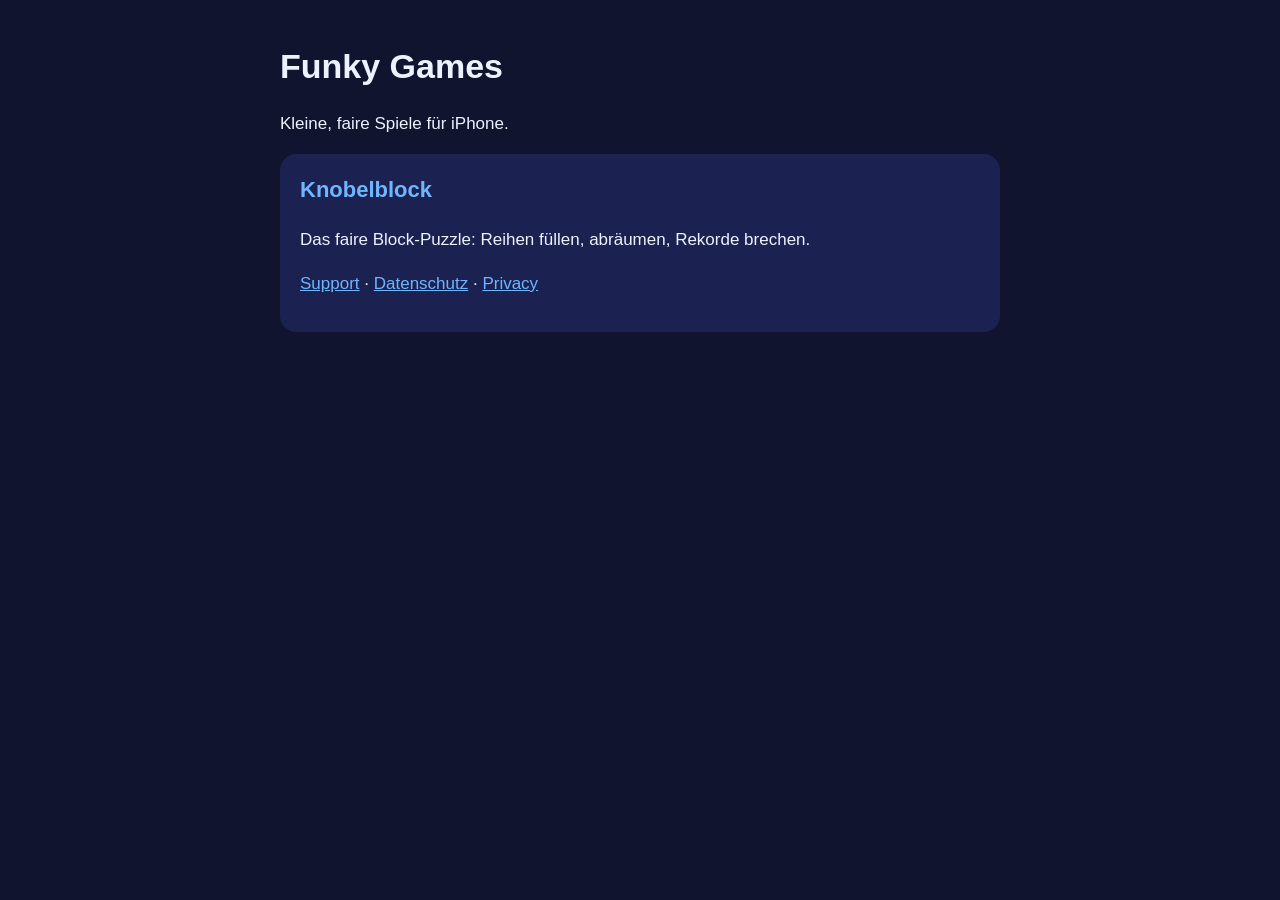
<file: index.html>
<!doctype html><html lang="de"><head><meta charset="utf-8"><meta name="viewport" content="width=device-width,initial-scale=1">
<title>Funky Games</title><link rel="stylesheet" href="style.css"></head><body><main>
<h1>Funky Games</h1><p>Kleine, faire Spiele für iPhone.</p>
<div class="card"><h2 style="margin-top:0">Knobelblock</h2><p>Das faire Block-Puzzle: Reihen füllen, abräumen, Rekorde brechen.</p>
<p><a href="knobelblock/support.html">Support</a> · <a href="knobelblock/datenschutz.html">Datenschutz</a> · <a href="knobelblock/privacy.html">Privacy</a></p></div>
</main></body></html>
</file>
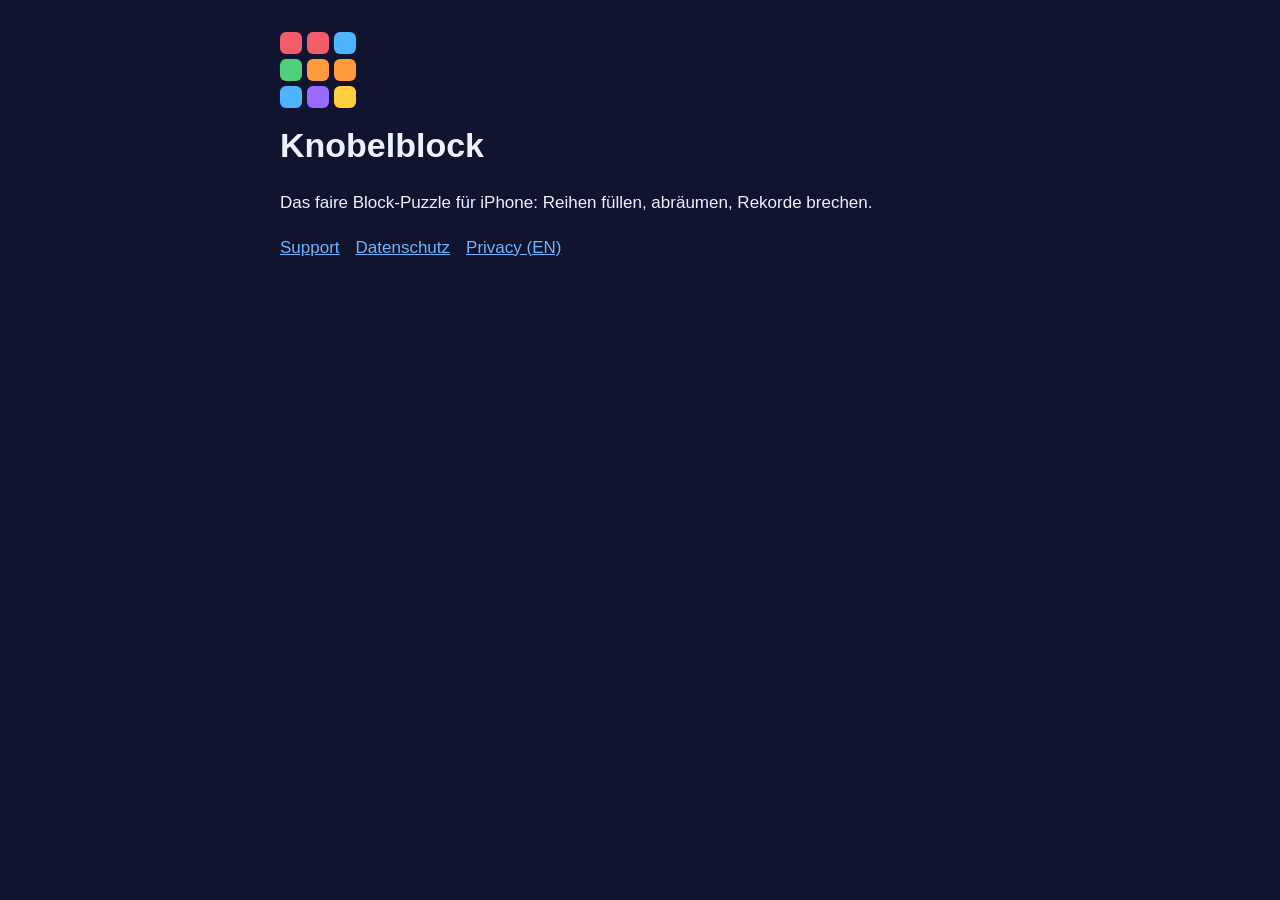
<file: knobelblock/index.html>
<!doctype html><html lang="de"><head><meta charset="utf-8"><meta name="viewport" content="width=device-width,initial-scale=1">
<title>Knobelblock – Block Puzzle</title><link rel="stylesheet" href="style.css"></head><body><main>
<div class="logo"><span style="background:#f25c6b"></span><span style="background:#f25c6b"></span><span style="background:#4fb4ff"></span><span style="background:#4fd07a"></span><span style="background:#ff9a3d"></span><span style="background:#ff9a3d"></span><span style="background:#4fb4ff"></span><span style="background:#9a6bff"></span><span style="background:#ffcf3d"></span></div>
<h1>Knobelblock</h1><p>Das faire Block-Puzzle für iPhone: Reihen füllen, abräumen, Rekorde brechen.</p>
<nav><a href="support.html">Support</a><a href="datenschutz.html">Datenschutz</a><a href="privacy.html">Privacy (EN)</a></nav>
</main></body></html>
</file>
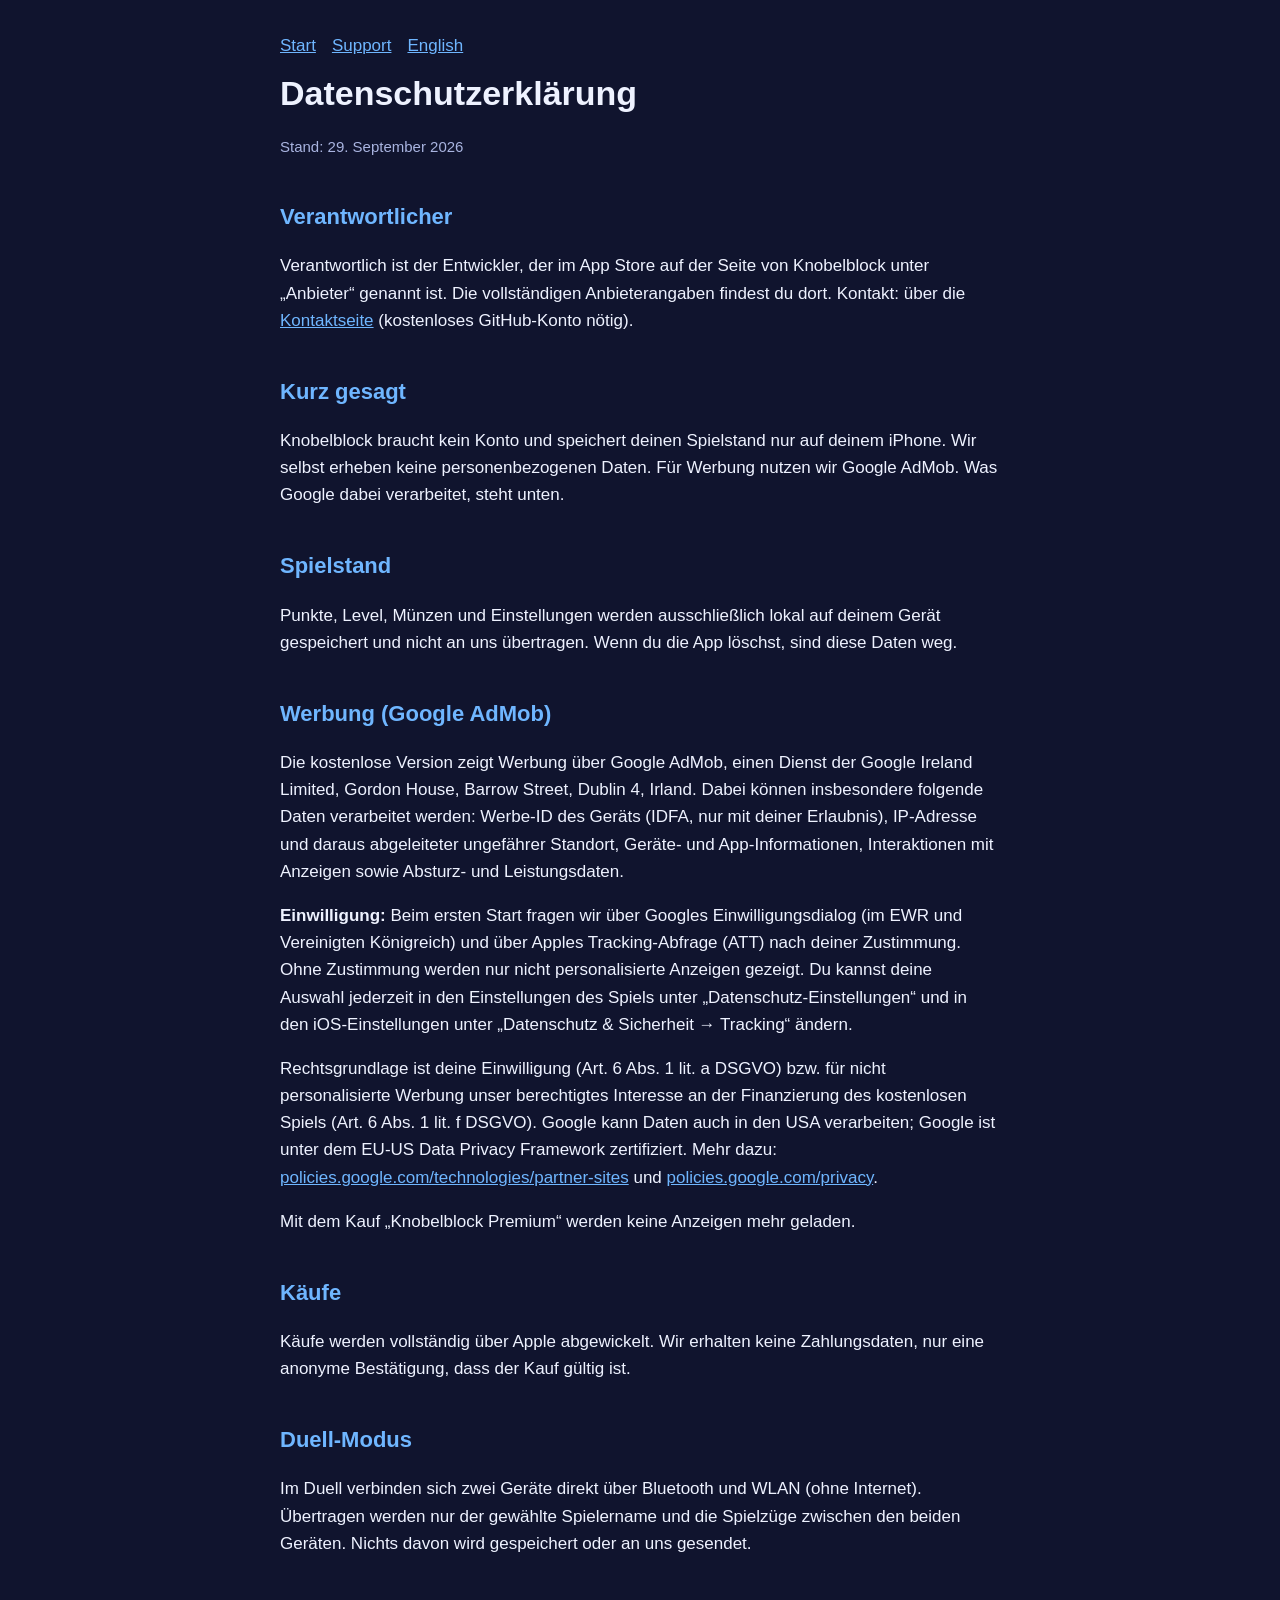
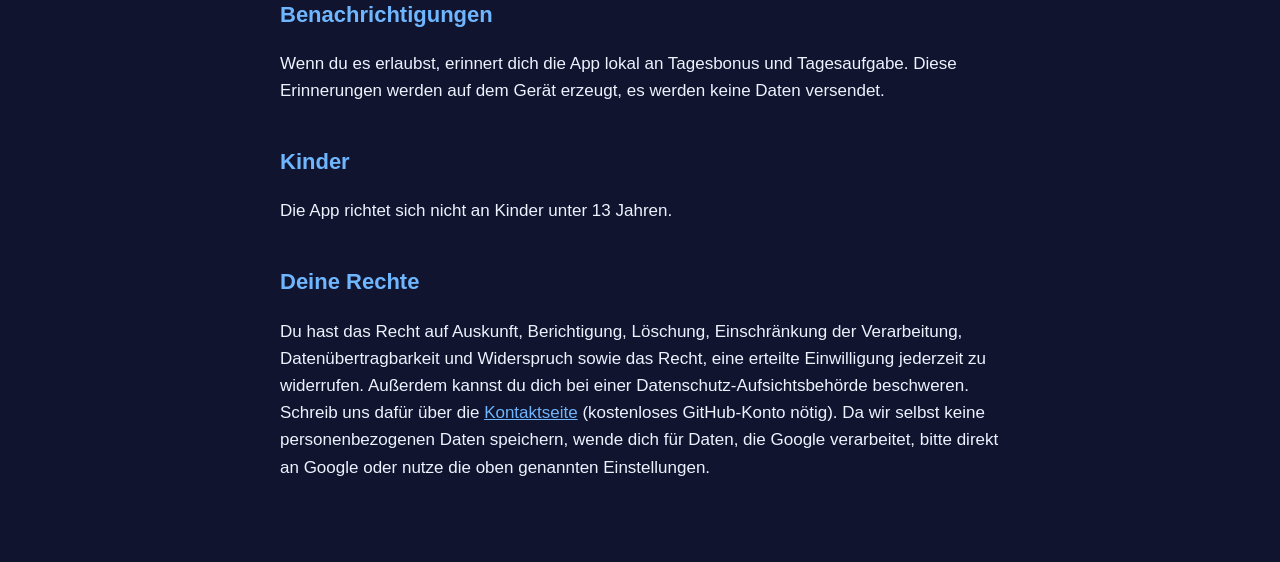
<file: knobelblock/datenschutz.html>
<!doctype html><html lang="de"><head><meta charset="utf-8"><meta name="viewport" content="width=device-width,initial-scale=1">
<title>Knobelblock – Datenschutzerklärung</title><link rel="stylesheet" href="style.css"></head><body><main>
<nav><a href="index.html">Start</a><a href="support.html">Support</a><a href="privacy.html">English</a></nav>
<h1>Datenschutzerklärung</h1><p class="muted">Stand: 29. September 2026</p>
<h2>Verantwortlicher</h2>
<p>Verantwortlich ist der Entwickler, der im App Store auf der Seite von Knobelblock unter „Anbieter“ genannt ist. Die vollständigen Anbieterangaben findest du dort. Kontakt: über die <a href="https://github.com/FunkJood/FunkJood.github.io/issues/new">Kontaktseite</a> (kostenloses GitHub-Konto nötig).</p>
<h2>Kurz gesagt</h2>
<p>Knobelblock braucht kein Konto und speichert deinen Spielstand nur auf deinem iPhone. Wir selbst erheben keine personenbezogenen Daten. Für Werbung nutzen wir Google AdMob. Was Google dabei verarbeitet, steht unten.</p>
<h2>Spielstand</h2>
<p>Punkte, Level, Münzen und Einstellungen werden ausschließlich lokal auf deinem Gerät gespeichert und nicht an uns übertragen. Wenn du die App löschst, sind diese Daten weg.</p>
<h2>Werbung (Google AdMob)</h2>
<p>Die kostenlose Version zeigt Werbung über Google AdMob, einen Dienst der Google Ireland Limited, Gordon House, Barrow Street, Dublin 4, Irland. Dabei können insbesondere folgende Daten verarbeitet werden: Werbe-ID des Geräts (IDFA, nur mit deiner Erlaubnis), IP-Adresse und daraus abgeleiteter ungefährer Standort, Geräte- und App-Informationen, Interaktionen mit Anzeigen sowie Absturz- und Leistungsdaten.</p>
<p><strong>Einwilligung:</strong> Beim ersten Start fragen wir über Googles Einwilligungsdialog (im EWR und Vereinigten Königreich) und über Apples Tracking-Abfrage (ATT) nach deiner Zustimmung. Ohne Zustimmung werden nur nicht personalisierte Anzeigen gezeigt. Du kannst deine Auswahl jederzeit in den Einstellungen des Spiels unter „Datenschutz-Einstellungen“ und in den iOS-Einstellungen unter „Datenschutz &amp; Sicherheit → Tracking“ ändern.</p>
<p>Rechtsgrundlage ist deine Einwilligung (Art. 6 Abs. 1 lit. a DSGVO) bzw. für nicht personalisierte Werbung unser berechtigtes Interesse an der Finanzierung des kostenlosen Spiels (Art. 6 Abs. 1 lit. f DSGVO). Google kann Daten auch in den USA verarbeiten; Google ist unter dem EU-US Data Privacy Framework zertifiziert. Mehr dazu: <a href="https://policies.google.com/technologies/partner-sites">policies.google.com/technologies/partner-sites</a> und <a href="https://policies.google.com/privacy">policies.google.com/privacy</a>.</p>
<p>Mit dem Kauf „Knobelblock Premium“ werden keine Anzeigen mehr geladen.</p>
<h2>Käufe</h2>
<p>Käufe werden vollständig über Apple abgewickelt. Wir erhalten keine Zahlungsdaten, nur eine anonyme Bestätigung, dass der Kauf gültig ist.</p>
<h2>Duell-Modus</h2>
<p>Im Duell verbinden sich zwei Geräte direkt über Bluetooth und WLAN (ohne Internet). Übertragen werden nur der gewählte Spielername und die Spielzüge zwischen den beiden Geräten. Nichts davon wird gespeichert oder an uns gesendet.</p>
<h2>Benachrichtigungen</h2>
<p>Wenn du es erlaubst, erinnert dich die App lokal an Tagesbonus und Tagesaufgabe. Diese Erinnerungen werden auf dem Gerät erzeugt, es werden keine Daten versendet.</p>
<h2>Kinder</h2>
<p>Die App richtet sich nicht an Kinder unter 13 Jahren.</p>
<h2>Deine Rechte</h2>
<p>Du hast das Recht auf Auskunft, Berichtigung, Löschung, Einschränkung der Verarbeitung, Datenübertragbarkeit und Widerspruch sowie das Recht, eine erteilte Einwilligung jederzeit zu widerrufen. Außerdem kannst du dich bei einer Datenschutz-Aufsichtsbehörde beschweren. Schreib uns dafür über die <a href="https://github.com/FunkJood/FunkJood.github.io/issues/new">Kontaktseite</a> (kostenloses GitHub-Konto nötig). Da wir selbst keine personenbezogenen Daten speichern, wende dich für Daten, die Google verarbeitet, bitte direkt an Google oder nutze die oben genannten Einstellungen.</p>
</main></body></html>
</file>
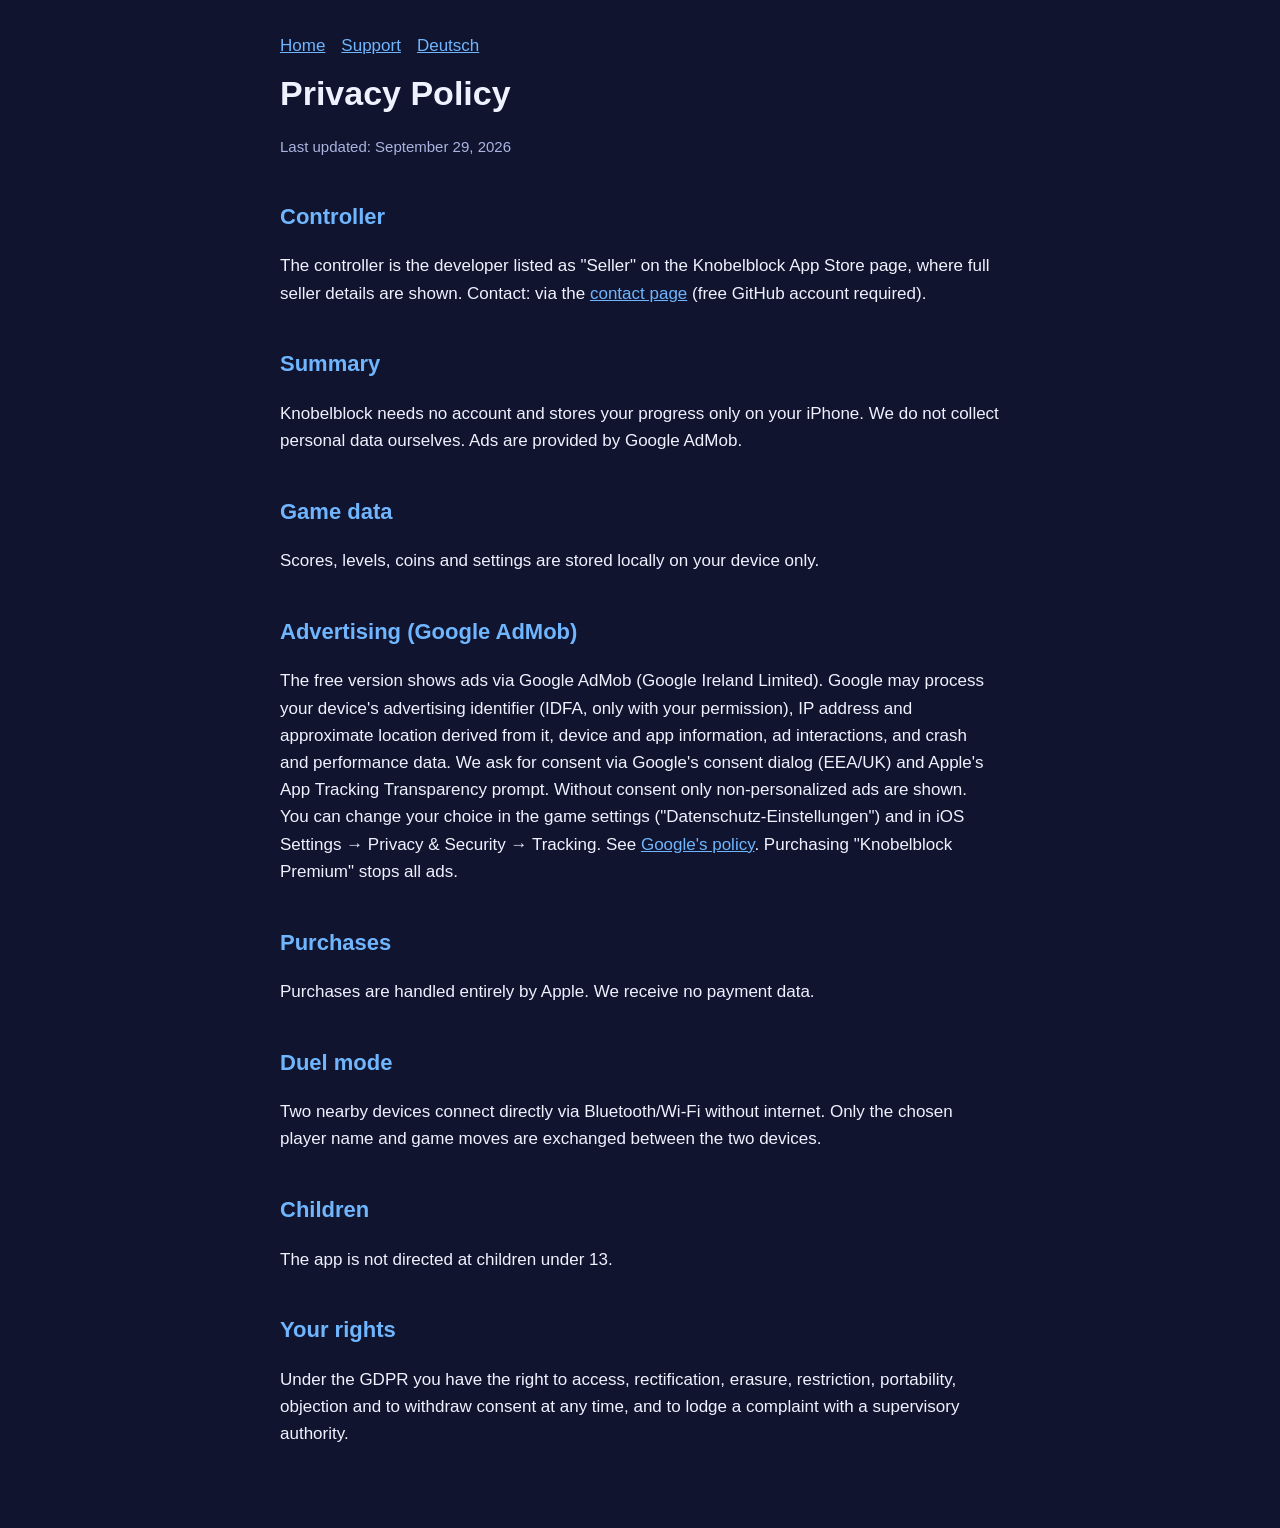
<file: knobelblock/privacy.html>
<!doctype html><html lang="en"><head><meta charset="utf-8"><meta name="viewport" content="width=device-width,initial-scale=1">
<title>Knobelblock – Privacy Policy</title><link rel="stylesheet" href="style.css"></head><body><main>
<nav><a href="index.html">Home</a><a href="support.html">Support</a><a href="datenschutz.html">Deutsch</a></nav>
<h1>Privacy Policy</h1><p class="muted">Last updated: September 29, 2026</p>
<h2>Controller</h2><p>The controller is the developer listed as "Seller" on the Knobelblock App Store page, where full seller details are shown. Contact: via the <a href="https://github.com/FunkJood/FunkJood.github.io/issues/new">contact page</a> (free GitHub account required).</p>
<h2>Summary</h2><p>Knobelblock needs no account and stores your progress only on your iPhone. We do not collect personal data ourselves. Ads are provided by Google AdMob.</p>
<h2>Game data</h2><p>Scores, levels, coins and settings are stored locally on your device only.</p>
<h2>Advertising (Google AdMob)</h2><p>The free version shows ads via Google AdMob (Google Ireland Limited). Google may process your device's advertising identifier (IDFA, only with your permission), IP address and approximate location derived from it, device and app information, ad interactions, and crash and performance data. We ask for consent via Google's consent dialog (EEA/UK) and Apple's App Tracking Transparency prompt. Without consent only non-personalized ads are shown. You can change your choice in the game settings ("Datenschutz-Einstellungen") and in iOS Settings → Privacy &amp; Security → Tracking. See <a href="https://policies.google.com/technologies/partner-sites">Google's policy</a>. Purchasing "Knobelblock Premium" stops all ads.</p>
<h2>Purchases</h2><p>Purchases are handled entirely by Apple. We receive no payment data.</p>
<h2>Duel mode</h2><p>Two nearby devices connect directly via Bluetooth/Wi-Fi without internet. Only the chosen player name and game moves are exchanged between the two devices.</p>
<h2>Children</h2><p>The app is not directed at children under 13.</p>
<h2>Your rights</h2><p>Under the GDPR you have the right to access, rectification, erasure, restriction, portability, objection and to withdraw consent at any time, and to lodge a complaint with a supervisory authority.</p>
</main></body></html>
</file>
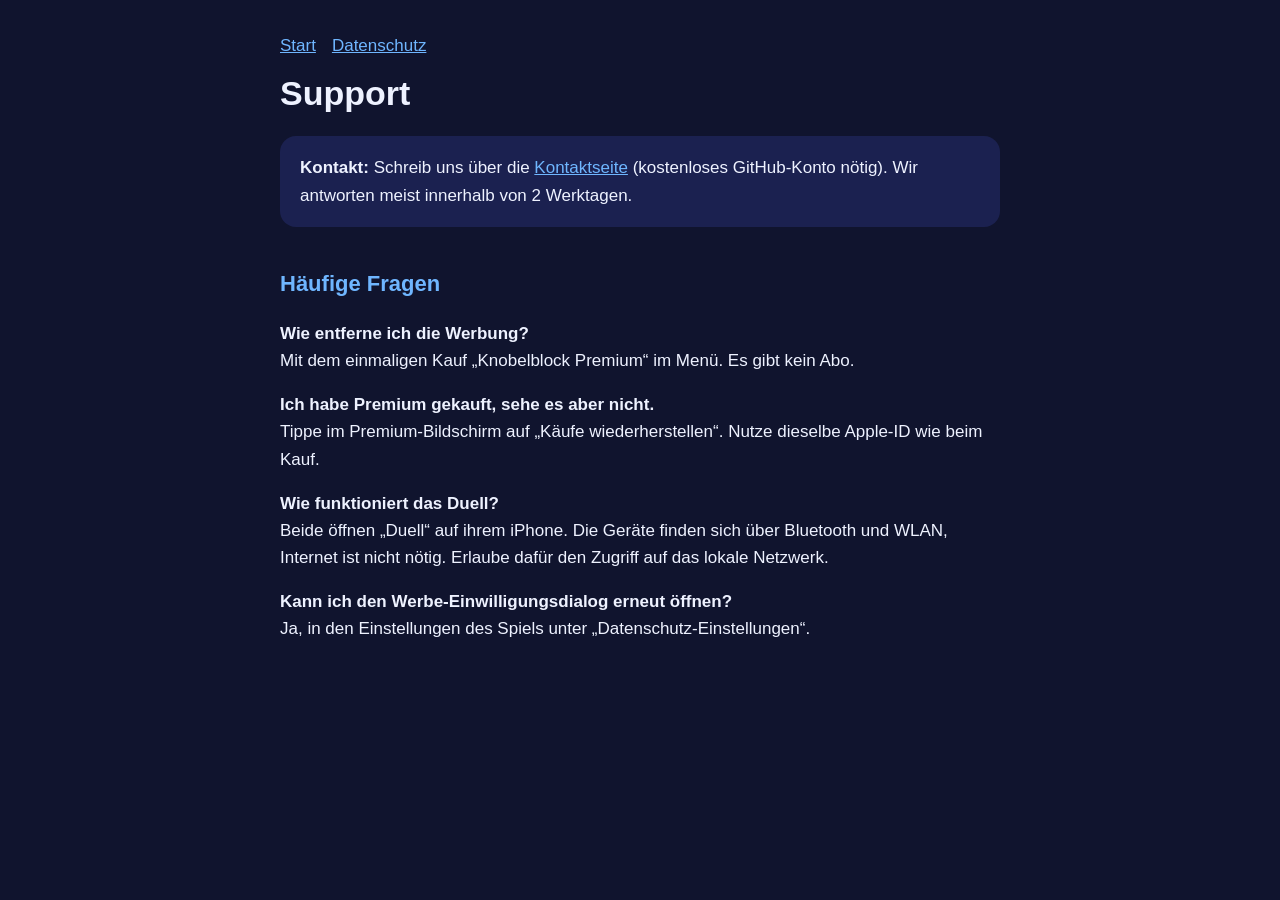
<file: knobelblock/support.html>
<!doctype html><html lang="de"><head><meta charset="utf-8"><meta name="viewport" content="width=device-width,initial-scale=1">
<title>Knobelblock – Support</title><link rel="stylesheet" href="style.css"></head><body><main>
<nav><a href="index.html">Start</a><a href="datenschutz.html">Datenschutz</a></nav>
<h1>Support</h1>
<div class="card"><strong>Kontakt:</strong> Schreib uns über die <a href="https://github.com/FunkJood/FunkJood.github.io/issues/new">Kontaktseite</a> (kostenloses GitHub-Konto nötig). Wir antworten meist innerhalb von 2 Werktagen.</div>
<h2>Häufige Fragen</h2>
<p><strong>Wie entferne ich die Werbung?</strong><br>Mit dem einmaligen Kauf „Knobelblock Premium“ im Menü. Es gibt kein Abo.</p>
<p><strong>Ich habe Premium gekauft, sehe es aber nicht.</strong><br>Tippe im Premium-Bildschirm auf „Käufe wiederherstellen“. Nutze dieselbe Apple-ID wie beim Kauf.</p>
<p><strong>Wie funktioniert das Duell?</strong><br>Beide öffnen „Duell“ auf ihrem iPhone. Die Geräte finden sich über Bluetooth und WLAN, Internet ist nicht nötig. Erlaube dafür den Zugriff auf das lokale Netzwerk.</p>
<p><strong>Kann ich den Werbe-Einwilligungsdialog erneut öffnen?</strong><br>Ja, in den Einstellungen des Spiels unter „Datenschutz-Einstellungen“.</p>
</main></body></html>
</file>
<file: style.css>
:root{--bg:#10142e;--card:#1b2150;--text:#eef2ff;--muted:#a9b4e0;--accent:#6fb6ff}
*{box-sizing:border-box}body{margin:0;background:var(--bg);color:var(--text);font:17px/1.6 -apple-system,BlinkMacSystemFont,"Segoe UI",Roboto,sans-serif}
main{max-width:760px;margin:0 auto;padding:32px 20px 64px}h1{font-size:34px;margin:.2em 0}h2{font-size:22px;margin-top:1.8em;color:var(--accent)}
a{color:var(--accent)}.card{background:var(--card);border-radius:16px;padding:18px 20px;margin:16px 0}.muted{color:var(--muted);font-size:15px}
nav a{margin-right:16px}.logo{display:grid;grid-template-columns:repeat(3,22px);gap:5px;margin-bottom:10px}.logo span{width:22px;height:22px;border-radius:6px}
</file>
<file: knobelblock/style.css>
:root{--bg:#10142e;--card:#1b2150;--text:#eef2ff;--muted:#a9b4e0;--accent:#6fb6ff}
*{box-sizing:border-box}body{margin:0;background:var(--bg);color:var(--text);font:17px/1.6 -apple-system,BlinkMacSystemFont,"Segoe UI",Roboto,sans-serif}
main{max-width:760px;margin:0 auto;padding:32px 20px 64px}h1{font-size:34px;margin:.2em 0}h2{font-size:22px;margin-top:1.8em;color:var(--accent)}
a{color:var(--accent)}.card{background:var(--card);border-radius:16px;padding:18px 20px;margin:16px 0}.muted{color:var(--muted);font-size:15px}
nav a{margin-right:16px}.logo{display:grid;grid-template-columns:repeat(3,22px);gap:5px;margin-bottom:10px}.logo span{width:22px;height:22px;border-radius:6px}
</file>
